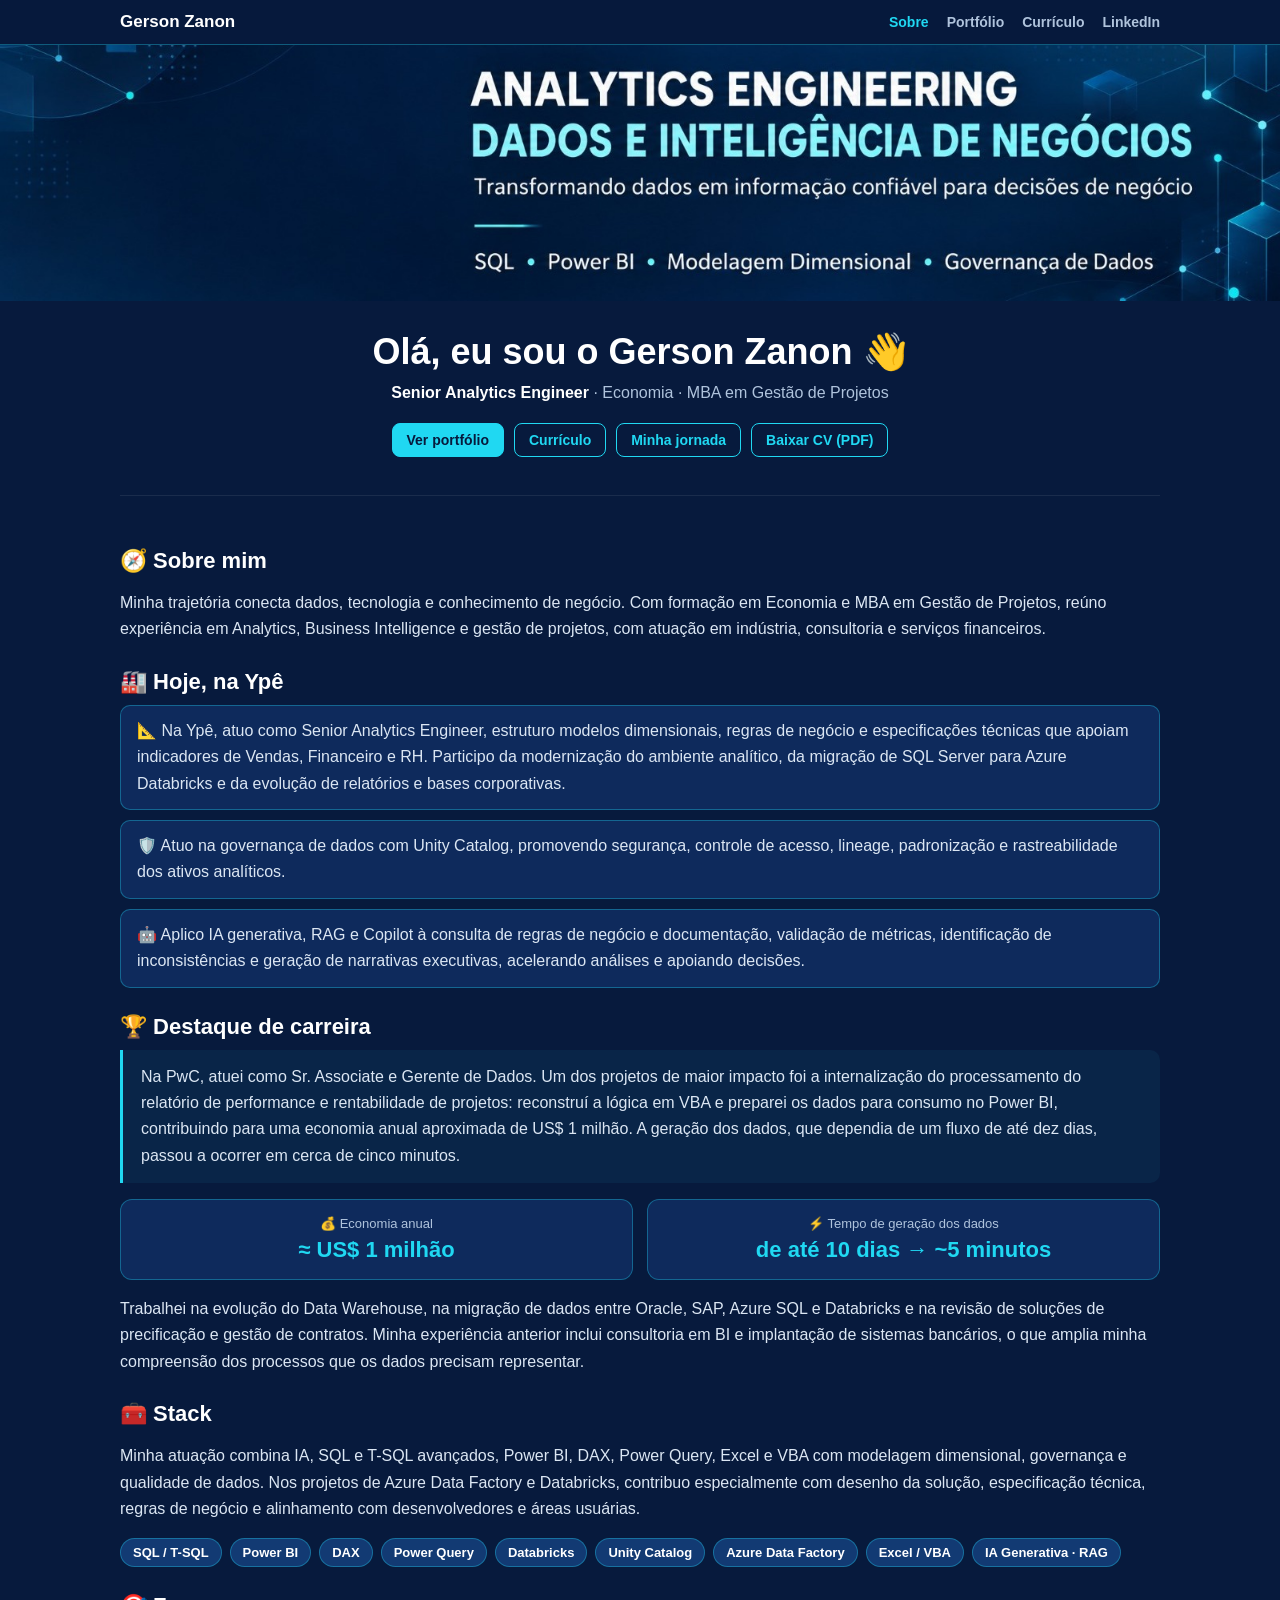
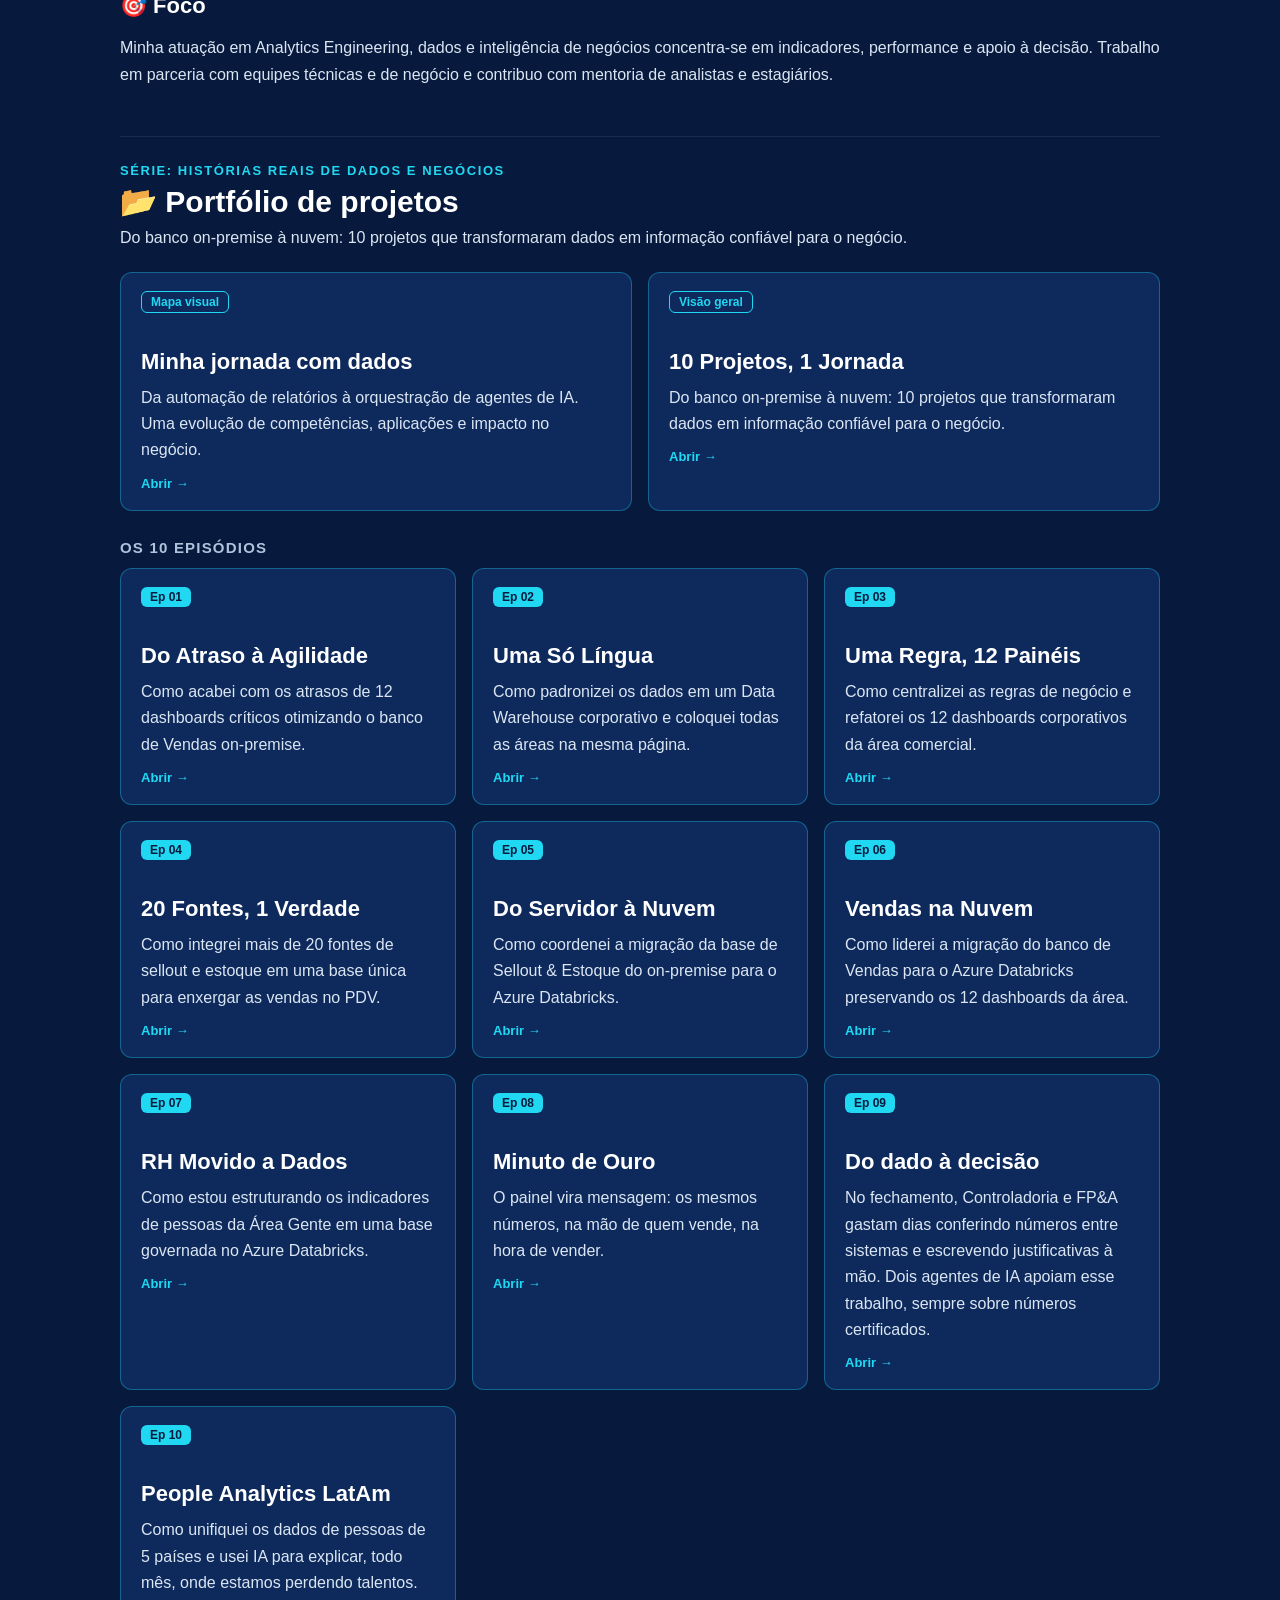
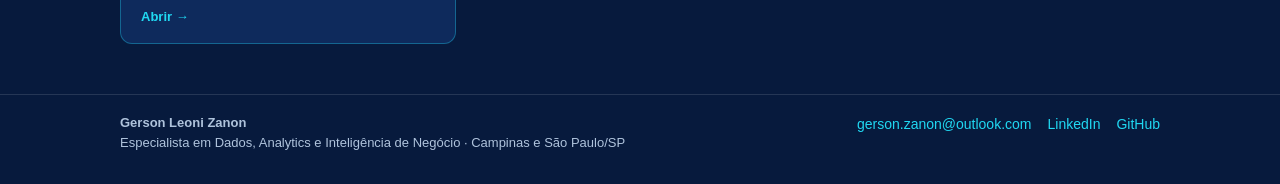
<file: index.html>
<!DOCTYPE html>
<html lang="pt-BR"><head><meta charset="utf-8"><meta name="viewport" content="width=device-width, initial-scale=1">
<title>Gerson Zanon · Dados, Analytics e Inteligência de Negócio</title><meta name="description" content="Apresentação, currículo e portfólio de projetos de Gerson Zanon."><link rel="stylesheet" href="assets/site.css?v=20261121"></head><body><header class="site"><div class="wrap navrow">
  <a class="marca" href="index.html">Gerson Zanon</a>
  <nav>
    <a href="index.html#sobre" class="on">Sobre</a>
    <a href="index.html#portfolio">Portfólio</a>
    <a href="cv.html">Currículo</a>
    <a href="https://www.linkedin.com/in/gersonzanon" target="_blank" rel="noopener">LinkedIn</a>
  </nav>
</div></header>
<img class="banner" src="assets/banner.jpg" alt="Analytics Engineering · Dados e Inteligência de Negócios">
<main class="wrap">
<section class="hero">
  <h1>Olá, eu sou o Gerson Zanon 👋</h1>
  <p class="cargo"><b>Senior Analytics Engineer</b> · Economia · MBA em Gestão de Projetos</p>
  <div class="acoes">
    <a class="btn primary" href="#portfolio">Ver portfólio</a>
    <a class="btn" href="cv.html">Currículo</a>
    <a class="btn" href="viewer.html?p=mapa">Minha jornada</a>
    <a class="btn" href="Gerson_Zanon_CV.pdf" download>Baixar CV (PDF)</a>
  </div>
</section>
<section id="sobre" class="bloco">
  <h2>🧭 Sobre mim</h2><p>Minha trajetória conecta dados, tecnologia e conhecimento de negócio. Com formação em Economia e MBA em Gestão de Projetos, reúno experiência em Analytics, Business Intelligence e gestão de projetos, com atuação em indústria, consultoria e serviços financeiros.</p>

  <h2>🏭 Hoje, na Ypê</h2>
  <ul class="itens"><li>📐 Na Ypê, atuo como Senior Analytics Engineer, estruturo modelos dimensionais, regras de negócio e especificações técnicas que apoiam indicadores de Vendas, Financeiro e RH. Participo da modernização do ambiente analítico, da migração de SQL Server para Azure Databricks e da evolução de relatórios e bases corporativas.</li><li>🛡️ Atuo na governança de dados com Unity Catalog, promovendo segurança, controle de acesso, lineage, padronização e rastreabilidade dos ativos analíticos.</li><li>🤖 Aplico IA generativa, RAG e Copilot à consulta de regras de negócio e documentação, validação de métricas, identificação de inconsistências e geração de narrativas executivas, acelerando análises e apoiando decisões.</li></ul>
  <h2>🏆 Destaque de carreira</h2>
  <blockquote>Na PwC, atuei como Sr. Associate e Gerente de Dados. Um dos projetos de maior impacto foi a internalização do processamento do relatório de performance e rentabilidade de projetos: reconstruí a lógica em VBA e preparei os dados para consumo no Power BI, contribuindo para uma economia anual aproximada de US$ 1 milhão. A geração dos dados, que dependia de um fluxo de até dez dias, passou a ocorrer em cerca de cinco minutos.</blockquote>
  <div class="stats"><div class="stat"><span>💰 Economia anual</span><b>≈ US$ 1 milhão</b></div><div class="stat"><span>⚡ Tempo de geração dos dados</span><b>de até 10 dias → ~5 minutos</b></div></div>
  <p>Trabalhei na evolução do Data Warehouse, na migração de dados entre Oracle, SAP, Azure SQL e Databricks e na revisão de soluções de precificação e gestão de contratos. Minha experiência anterior inclui consultoria em BI e implantação de sistemas bancários, o que amplia minha compreensão dos processos que os dados precisam representar.</p>
  <h2>🧰 Stack</h2>
  <p>Minha atuação combina IA, SQL e T-SQL avançados, Power BI, DAX, Power Query, Excel e VBA com modelagem dimensional, governança e qualidade de dados. Nos projetos de Azure Data Factory e Databricks, contribuo especialmente com desenho da solução, especificação técnica, regras de negócio e alinhamento com desenvolvedores e áreas usuárias.</p>
  <div class="chips"><span>SQL / T-SQL</span><span>Power BI</span><span>DAX</span><span>Power Query</span><span>Databricks</span><span>Unity Catalog</span><span>Azure Data Factory</span><span>Excel / VBA</span><span>IA Generativa · RAG</span></div>
  <h2>🎯 Foco</h2>
  <p>Minha atuação em Analytics Engineering, dados e inteligência de negócios concentra-se em indicadores, performance e apoio à decisão. Trabalho em parceria com equipes técnicas e de negócio e contribuo com mentoria de analistas e estagiários.</p>
</section>
<section id="portfolio" class="bloco">
  <div class="kicker">Série: Histórias Reais de Dados e Negócios</div>
  <h2 class="grande">📂 Portfólio de projetos</h2>
  <p class="lead">Do banco on-premise à nuvem: 10 projetos que transformaram dados em informação confiável para o negócio.</p>
  <div class="destaques" id="destaques"></div>
  <h3 class="secao">Os 10 episódios</h3>
  <div class="grid" id="lista"></div>
</section>
</main>
<footer id="contato"><div class="wrap foot">
  <div><b>Gerson Leoni Zanon</b><br>Especialista em Dados, Analytics e Inteligência de Negócio · Campinas e São Paulo/SP</div>
  <div class="links"><a href="mailto:gerson.zanon@outlook.com">gerson.zanon@outlook.com</a><a href="https://www.linkedin.com/in/gersonzanon" target="_blank" rel="noopener">LinkedIn</a><a href="https://github.com/gersonzanon" target="_blank" rel="noopener">GitHub</a></div>
</div></footer>
<script src="assets/projetos.js?v=20261121"></script>
<script>
(function(){
  function card(p){
    var a=document.createElement('a'); a.className='card'; a.href='viewer.html?p='+encodeURIComponent(p.id);
    var tag=p.ep?'<span class="ep">'+p.ep+'</span>':'<span class="ep alt">'+(p.id==='mapa'?'Mapa visual':'Visão geral')+'</span>';
    a.innerHTML=tag+'<h2></h2><p></p><span class="abrir">Abrir →</span>';
    a.querySelector('h2').textContent=p.titulo; a.querySelector('p').textContent=p.sub; return a;
  }
  var d=document.getElementById('destaques'), l=document.getElementById('lista');
  window.PROJETOS.forEach(function(p){ (p.ep?l:d).appendChild(card(p)); });
})();
</script>
</body></html>
</file>
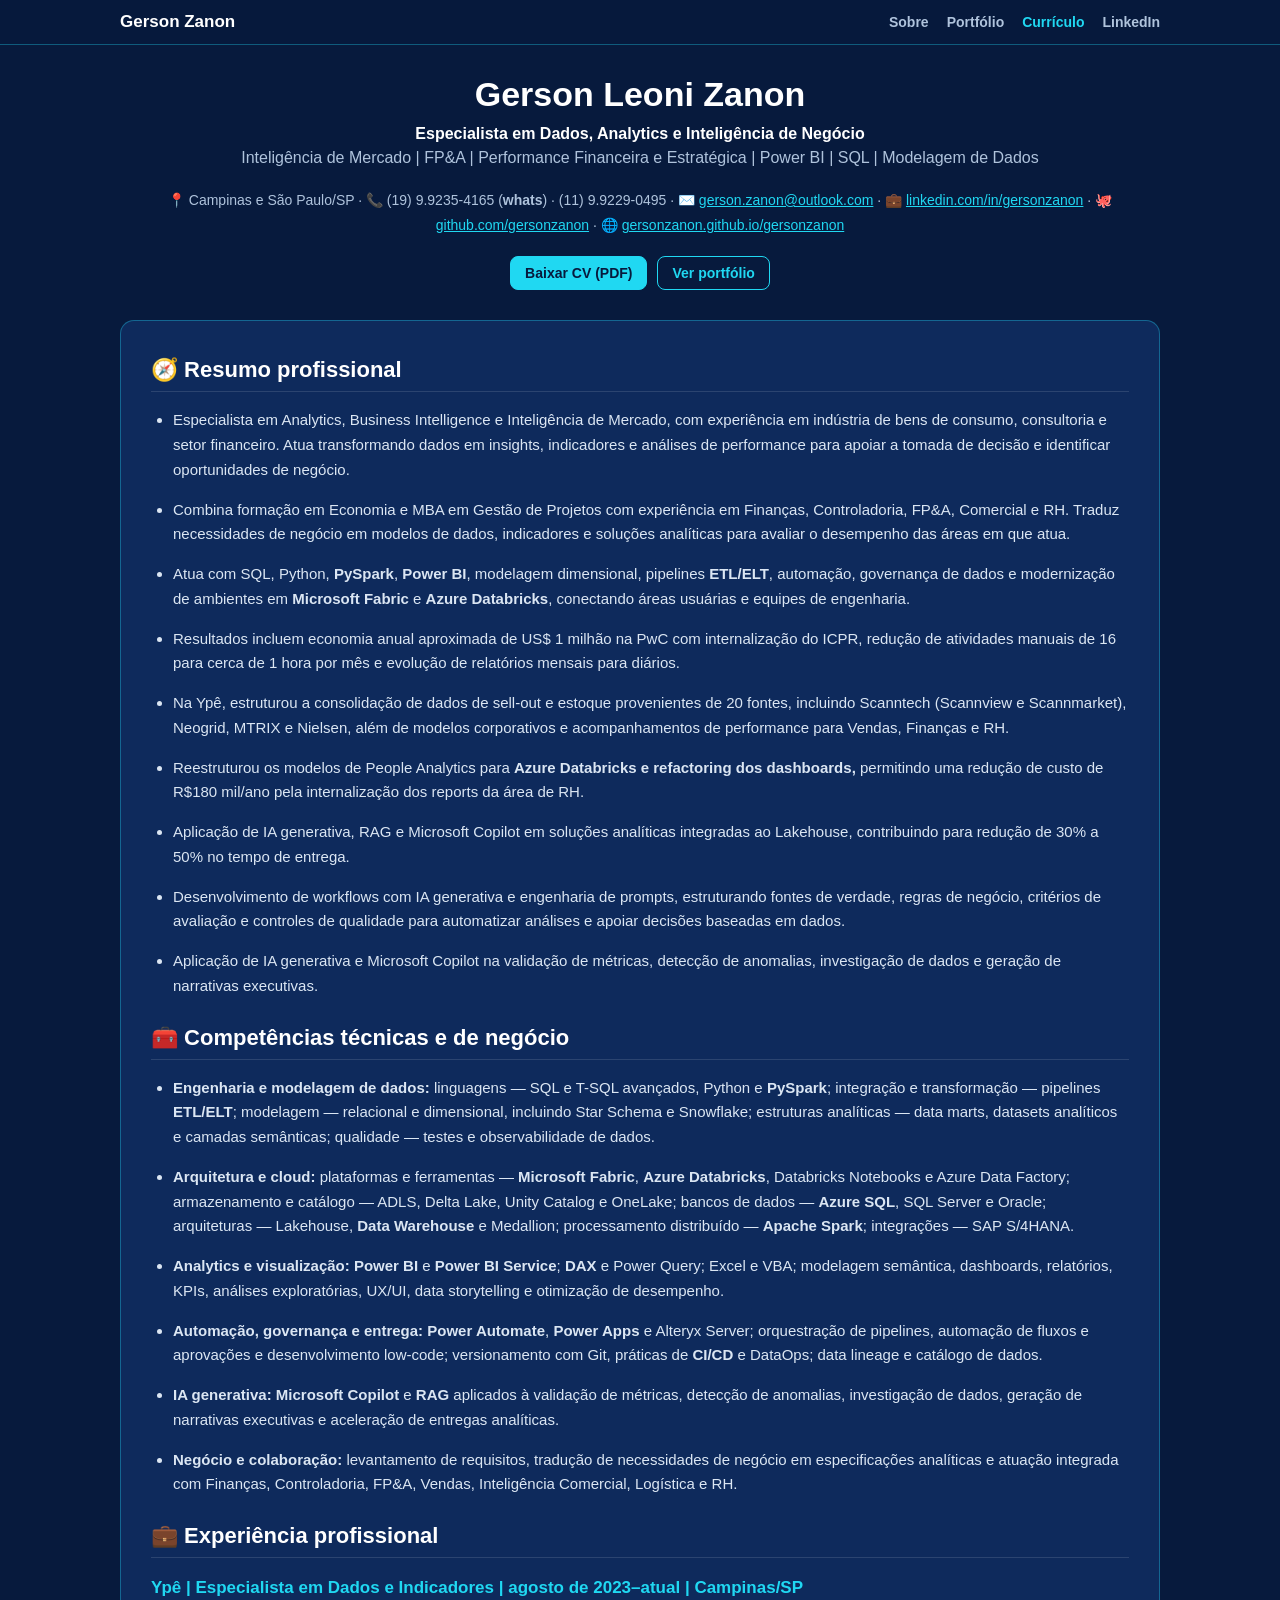
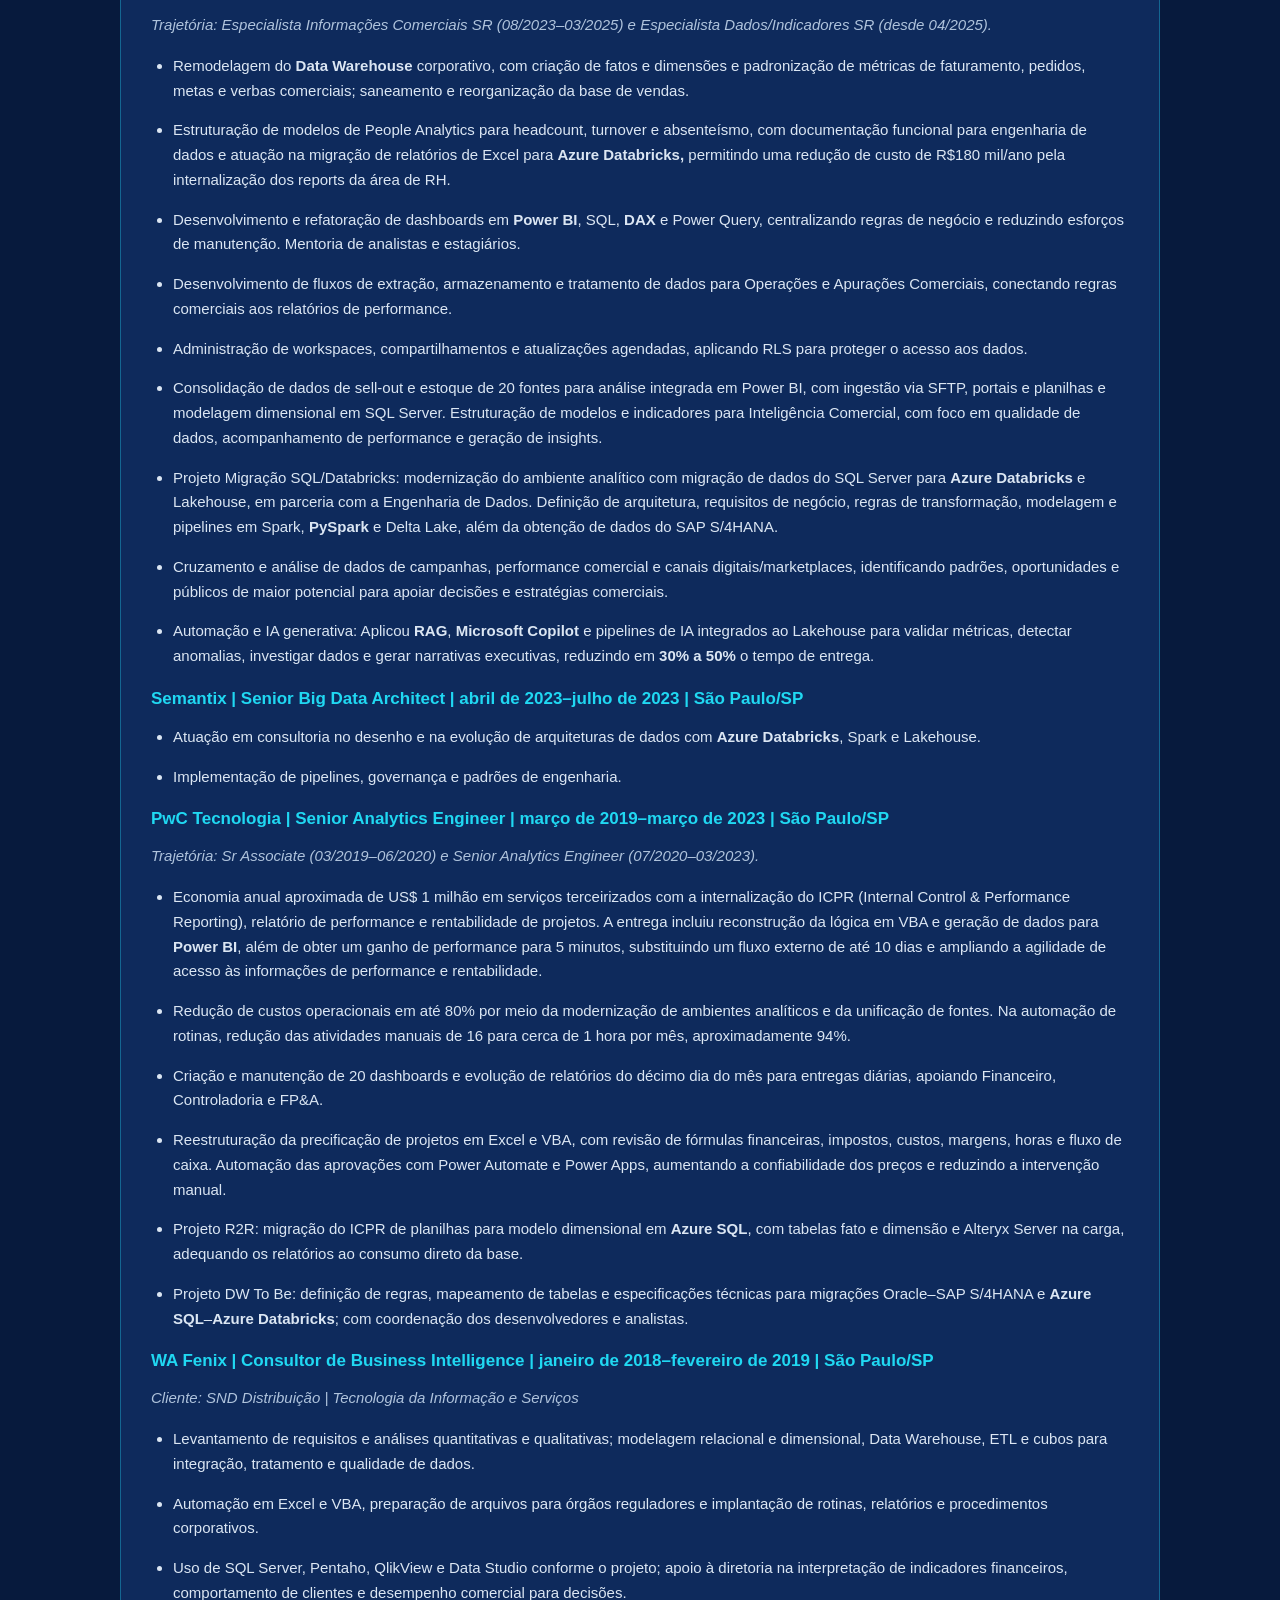
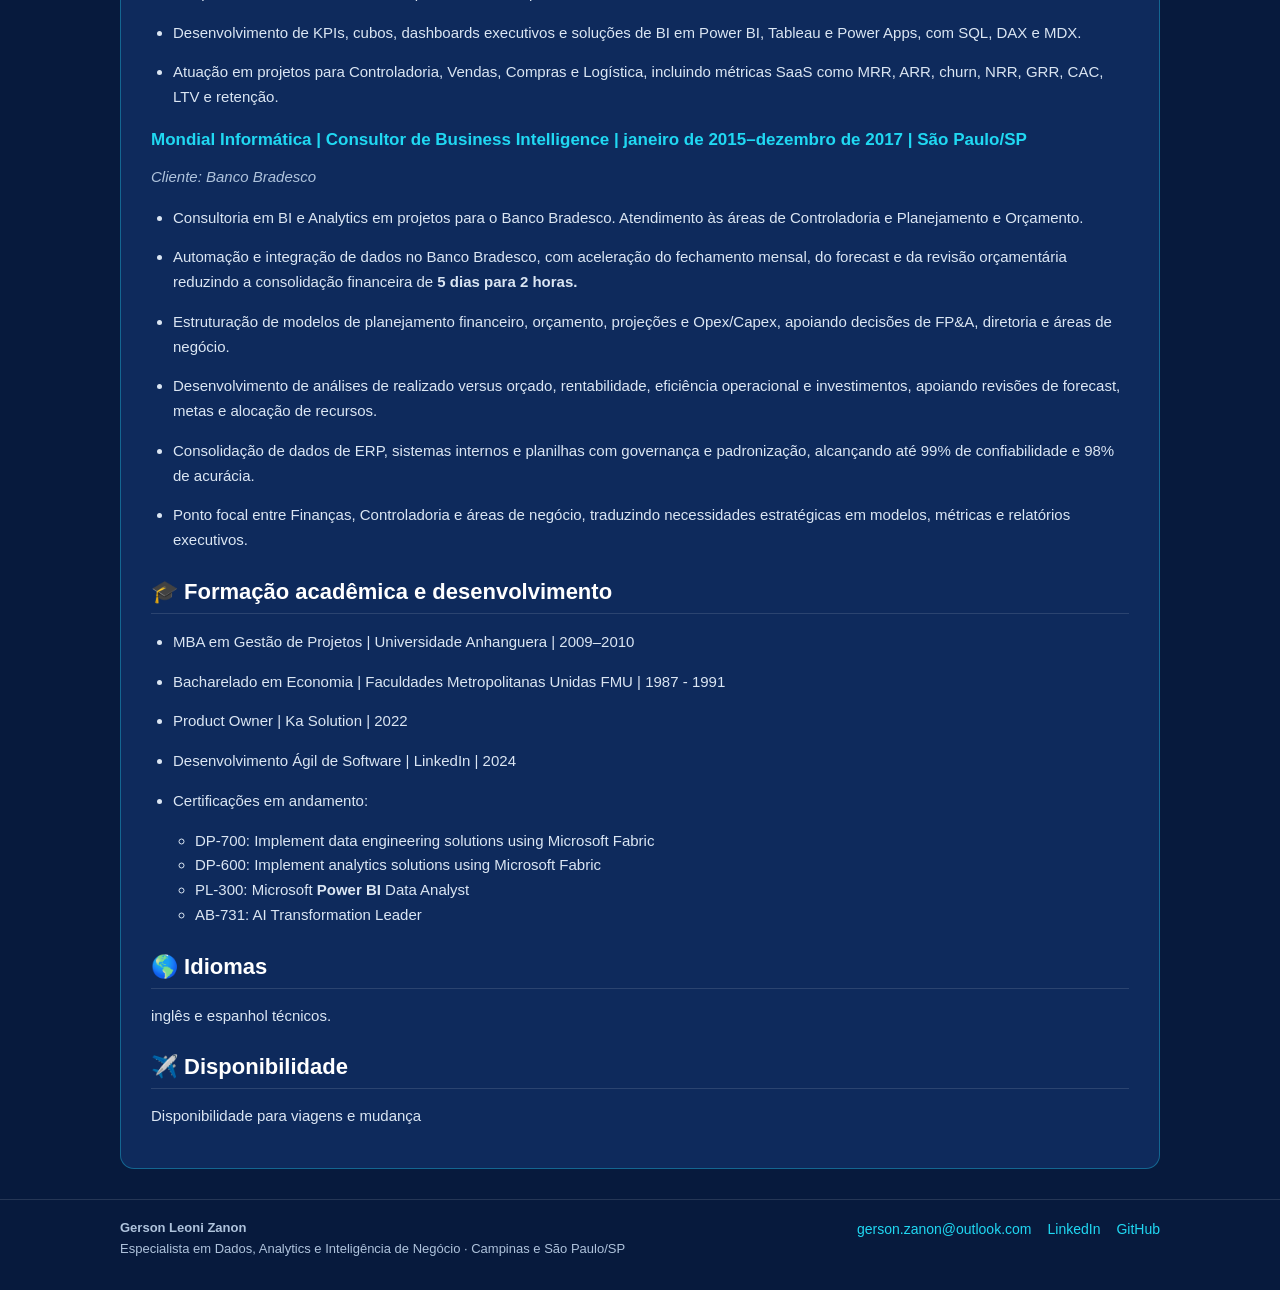
<file: cv.html>
<!DOCTYPE html>
<html lang="pt-BR"><head><meta charset="utf-8"><meta name="viewport" content="width=device-width, initial-scale=1">
<title>Currículo · Gerson Zanon</title><meta name="description" content="Currículo de Gerson Leoni Zanon."><link rel="stylesheet" href="assets/site.css?v=20261121"></head><body><header class="site"><div class="wrap navrow">
  <a class="marca" href="index.html">Gerson Zanon</a>
  <nav>
    <a href="index.html#sobre">Sobre</a>
    <a href="index.html#portfolio">Portfólio</a>
    <a href="cv.html" class="on">Currículo</a>
    <a href="https://www.linkedin.com/in/gersonzanon" target="_blank" rel="noopener">LinkedIn</a>
  </nav>
</div></header>
<main class="wrap cv">
<section class="cvtopo">
  <h1>Gerson Leoni Zanon</h1>
  <p class="cargo"><b>Especialista em Dados, Analytics e Inteligência de Negócio</b><br>Inteligência de Mercado | FP&amp;A | Performance Financeira e Estratégica | Power BI | SQL | Modelagem de Dados</p>
  <p class="contatos">📍 Campinas e São Paulo/SP · 📞 (19) 9.9235-4165 (<b>whats</b>) · (11) 9.9229-0495 · ✉️ <a href="mailto:gerson.zanon@outlook.com">gerson.zanon@outlook.com</a> · 💼 <a href="https://www.linkedin.com/in/gersonzanon" target="_blank" rel="noopener">linkedin.com/in/gersonzanon</a> · 🐙 <a href="https://github.com/gersonzanon" target="_blank" rel="noopener">github.com/gersonzanon</a> · 🌐 <a href="https://gersonzanon.github.io/gersonzanon/">gersonzanon.github.io/gersonzanon</a></p>
  <div class="acoes"><a class="btn primary" href="Gerson_Zanon_CV.pdf" download>Baixar CV (PDF)</a><a class="btn" href="index.html#portfolio">Ver portfólio</a></div>
</section>
<article class="cvtexto"><h2 id="-resumo-profissional">🧭 Resumo profissional</h2>
<ul>
<li><p>Especialista em Analytics, Business Intelligence e Inteligência de Mercado, com experiência em indústria de bens de consumo, consultoria e setor financeiro. Atua transformando dados em insights, indicadores e análises de performance para apoiar a tomada de decisão e identificar oportunidades de negócio.</p></li>
<li><p>Combina formação em Economia e MBA em Gestão de Projetos com experiência em Finanças, Controladoria, FP&amp;A, Comercial e RH. Traduz necessidades de negócio em modelos de dados, indicadores e soluções analíticas para avaliar o desempenho das áreas em que atua.</p></li>
<li><p>Atua com SQL, Python, <strong>PySpark</strong>, <strong>Power BI</strong>, modelagem dimensional, pipelines <strong>ETL/ELT</strong>, automação, governança de dados e modernização de ambientes em <strong>Microsoft Fabric</strong> e <strong>Azure Databricks</strong>, conectando áreas usuárias e equipes de engenharia.</p></li>
<li><p>Resultados incluem economia anual aproximada de US$ 1 milhão na PwC com internalização do ICPR, redução de atividades manuais de 16 para cerca de 1 hora por mês e evolução de relatórios mensais para diários.</p></li>
<li><p>Na Ypê, estruturou a consolidação de dados de sell-out e estoque provenientes de 20 fontes, incluindo Scanntech (Scannview e Scannmarket), Neogrid, MTRIX e Nielsen, além de modelos corporativos e acompanhamentos de performance para Vendas, Finanças e RH.</p></li>
<li><p>Reestruturou os modelos de People Analytics para <strong>Azure Databricks e refactoring dos dashboards,</strong> permitindo uma redução de custo de R$180 mil/ano pela internalização dos reports da área de RH.</p></li>
<li><p>Aplicação de IA generativa, RAG e Microsoft Copilot em soluções analíticas integradas ao Lakehouse, contribuindo para redução de 30% a 50% no tempo de entrega.</p></li>
<li><p>Desenvolvimento de workflows com IA generativa e engenharia de prompts, estruturando fontes de verdade, regras de negócio, critérios de avaliação e controles de qualidade para automatizar análises e apoiar decisões baseadas em dados.</p></li>
<li><p>Aplicação de IA generativa e Microsoft Copilot na validação de métricas, detecção de anomalias, investigação de dados e geração de narrativas executivas.</p></li>
</ul>
<h2 id="-competências-técnicas-e-de-negócio">🧰 Competências técnicas e de negócio</h2>
<ul>
<li><p><strong>Engenharia e modelagem de dados:</strong> linguagens — SQL e T-SQL avançados, Python e <strong>PySpark</strong>; integração e transformação — pipelines <strong>ETL/ELT</strong>; modelagem — relacional e dimensional, incluindo Star Schema e Snowflake; estruturas analíticas — data marts, datasets analíticos e camadas semânticas; qualidade — testes e observabilidade de dados.</p></li>
<li><p><strong>Arquitetura e cloud:</strong> plataformas e ferramentas — <strong>Microsoft Fabric</strong>, <strong>Azure Databricks</strong>, Databricks Notebooks e Azure Data Factory; armazenamento e catálogo — ADLS, Delta Lake, Unity Catalog e OneLake; bancos de dados — <strong>Azure SQL</strong>, SQL Server e Oracle; arquiteturas — Lakehouse, <strong>Data Warehouse</strong> e Medallion; processamento distribuído — <strong>Apache Spark</strong>; integrações — SAP S/4HANA.</p></li>
<li><p><strong>Analytics e visualização:</strong> <strong>Power BI</strong> e <strong>Power BI Service</strong>; <strong>DAX</strong> e Power Query; Excel e VBA; modelagem semântica, dashboards, relatórios, KPIs, análises exploratórias, UX/UI, data storytelling e otimização de desempenho.</p></li>
<li><p><strong>Automação, governança e entrega:</strong> <strong>Power Automate</strong>, <strong>Power Apps</strong> e Alteryx Server; orquestração de pipelines, automação de fluxos e aprovações e desenvolvimento low-code; versionamento com Git, práticas de <strong>CI/CD</strong> e DataOps; data lineage e catálogo de dados.</p></li>
<li><p><strong>IA generativa:</strong> <strong>Microsoft Copilot</strong> e <strong>RAG</strong> aplicados à validação de métricas, detecção de anomalias, investigação de dados, geração de narrativas executivas e aceleração de entregas analíticas.</p></li>
<li><p><strong>Negócio e colaboração:</strong> levantamento de requisitos, tradução de necessidades de negócio em especificações analíticas e atuação integrada com Finanças, Controladoria, FP&amp;A, Vendas, Inteligência Comercial, Logística e RH.</p></li>
</ul>
<h2 id="-experiência-profissional">💼 Experiência profissional</h2>
<h3 id="ypê--especialista-em-dados-e-indicadores--agosto-de-2023atual--campinassp">Ypê | Especialista em Dados e Indicadores | agosto de 2023–atual | Campinas/SP</h3>
<p><em>Trajetória: Especialista Informações Comerciais SR (08/2023–03/2025) e Especialista Dados/Indicadores SR (desde 04/2025).</em></p>
<ul>
<li><p>Remodelagem do <strong>Data Warehouse</strong> corporativo, com criação de fatos e dimensões e padronização de métricas de faturamento, pedidos, metas e verbas comerciais; saneamento e reorganização da base de vendas.</p></li>
<li><p>Estruturação de modelos de People Analytics para headcount, turnover e absenteísmo, com documentação funcional para engenharia de dados e atuação na migração de relatórios de Excel para <strong>Azure Databricks,</strong> permitindo uma redução de custo de R$180 mil/ano pela internalização dos reports da área de RH.</p></li>
<li><p>Desenvolvimento e refatoração de dashboards em <strong>Power BI</strong>, SQL, <strong>DAX</strong> e Power Query, centralizando regras de negócio e reduzindo esforços de manutenção. Mentoria de analistas e estagiários.</p></li>
<li><p>Desenvolvimento de fluxos de extração, armazenamento e tratamento de dados para Operações e Apurações Comerciais, conectando regras comerciais aos relatórios de performance.</p></li>
<li><p>Administração de workspaces, compartilhamentos e atualizações agendadas, aplicando RLS para proteger o acesso aos dados.</p></li>
<li><p>Consolidação de dados de sell-out e estoque de 20 fontes para análise integrada em Power BI, com ingestão via SFTP, portais e planilhas e modelagem dimensional em SQL Server. Estruturação de modelos e indicadores para Inteligência Comercial, com foco em qualidade de dados, acompanhamento de performance e geração de insights.</p></li>
<li><p>Projeto Migração SQL/Databricks: modernização do ambiente analítico com migração de dados do SQL Server para <strong>Azure Databricks</strong> e Lakehouse, em parceria com a Engenharia de Dados. Definição de arquitetura, requisitos de negócio, regras de transformação, modelagem e pipelines em Spark, <strong>PySpark</strong> e Delta Lake, além da obtenção de dados do SAP S/4HANA.</p></li>
<li><p>Cruzamento e análise de dados de campanhas, performance comercial e canais digitais/marketplaces, identificando padrões, oportunidades e públicos de maior potencial para apoiar decisões e estratégias comerciais.</p></li>
<li><p>Automação e IA generativa: Aplicou <strong>RAG</strong>, <strong>Microsoft Copilot</strong> e pipelines de IA integrados ao Lakehouse para validar métricas, detectar anomalias, investigar dados e gerar narrativas executivas, reduzindo em <strong>30% a 50%</strong> o tempo de entrega.</p></li>
</ul>
<h3 id="semantix--senior-big-data-architect--abril-de-2023julho-de-2023--são-paulosp">Semantix | Senior Big Data Architect | abril de 2023–julho de 2023 | São Paulo/SP</h3>
<ul>
<li><p>Atuação em consultoria no desenho e na evolução de arquiteturas de dados com <strong>Azure Databricks</strong>, Spark e Lakehouse.</p></li>
<li><p>Implementação de pipelines, governança e padrões de engenharia.</p></li>
</ul>
<h3 id="pwc-tecnologia--senior-analytics-engineer--março-de-2019março-de-2023--são-paulosp">PwC Tecnologia | Senior Analytics Engineer | março de 2019–março de 2023 | São Paulo/SP</h3>
<p><em>Trajetória: Sr Associate (03/2019–06/2020) e Senior Analytics Engineer (07/2020–03/2023).</em></p>
<ul>
<li><p>Economia anual aproximada de US$ 1 milhão em serviços terceirizados com a internalização do ICPR (Internal Control &amp; Performance Reporting), relatório de performance e rentabilidade de projetos. A entrega incluiu reconstrução da lógica em VBA e geração de dados para <strong>Power BI</strong>, além de obter um ganho de performance para 5 minutos, substituindo um fluxo externo de até 10 dias e ampliando a agilidade de acesso às informações de performance e rentabilidade.</p></li>
<li><p>Redução de custos operacionais em até 80% por meio da modernização de ambientes analíticos e da unificação de fontes. Na automação de rotinas, redução das atividades manuais de 16 para cerca de 1 hora por mês, aproximadamente 94%.</p></li>
<li><p>Criação e manutenção de 20 dashboards e evolução de relatórios do décimo dia do mês para entregas diárias, apoiando Financeiro, Controladoria e FP&amp;A.</p></li>
<li><p>Reestruturação da precificação de projetos em Excel e VBA, com revisão de fórmulas financeiras, impostos, custos, margens, horas e fluxo de caixa. Automação das aprovações com Power Automate e Power Apps, aumentando a confiabilidade dos preços e reduzindo a intervenção manual.</p></li>
<li><p>Projeto R2R: migração do ICPR de planilhas para modelo dimensional em <strong>Azure SQL</strong>, com tabelas fato e dimensão e Alteryx Server na carga, adequando os relatórios ao consumo direto da base.</p></li>
<li><p>Projeto DW To Be: definição de regras, mapeamento de tabelas e especificações técnicas para migrações Oracle–SAP S/4HANA e <strong>Azure SQL</strong>–<strong>Azure Databricks</strong>; com coordenação dos desenvolvedores e analistas.</p></li>
</ul>
<h3 id="wa-fenix--consultor-de-business-intelligence--janeiro-de-2018fevereiro-de-2019--são-paulosp">WA Fenix | Consultor de Business Intelligence | janeiro de 2018–fevereiro de 2019 | São Paulo/SP</h3>
<p><em>Cliente: SND Distribuição | Tecnologia da Informação e Serviços</em></p>
<ul>
<li><p>Levantamento de requisitos e análises quantitativas e qualitativas; modelagem relacional e dimensional, Data Warehouse, ETL e cubos para integração, tratamento e qualidade de dados.</p></li>
<li><p>Automação em Excel e VBA, preparação de arquivos para órgãos reguladores e implantação de rotinas, relatórios e procedimentos corporativos.</p></li>
<li><p>Uso de SQL Server, Pentaho, QlikView e Data Studio conforme o projeto; apoio à diretoria na interpretação de indicadores financeiros, comportamento de clientes e desempenho comercial para decisões.</p></li>
<li><p>Desenvolvimento de KPIs, cubos, dashboards executivos e soluções de BI em Power BI, Tableau e Power Apps, com SQL, DAX e MDX.</p></li>
<li><p>Atuação em projetos para Controladoria, Vendas, Compras e Logística, incluindo métricas SaaS como MRR, ARR, churn, NRR, GRR, CAC, LTV e retenção.</p></li>
</ul>
<h3 id="mondial-informática--consultor-de-business-intelligence--janeiro-de-2015dezembro-de-2017--são-paulosp">Mondial Informática | Consultor de Business Intelligence | janeiro de 2015–dezembro de 2017 | São Paulo/SP</h3>
<p><em>Cliente: Banco Bradesco</em></p>
<ul>
<li><p>Consultoria em BI e Analytics em projetos para o Banco Bradesco. Atendimento às áreas de Controladoria e Planejamento e Orçamento.</p></li>
<li><p>Automação e integração de dados no Banco Bradesco, com aceleração do fechamento mensal, do forecast e da revisão orçamentária reduzindo a consolidação financeira de <strong>5 dias para 2 horas.</strong></p></li>
<li><p>Estruturação de modelos de planejamento financeiro, orçamento, projeções e Opex/Capex, apoiando decisões de FP&amp;A, diretoria e áreas de negócio.</p></li>
<li><p>Desenvolvimento de análises de realizado versus orçado, rentabilidade, eficiência operacional e investimentos, apoiando revisões de forecast, metas e alocação de recursos.</p></li>
<li><p>Consolidação de dados de ERP, sistemas internos e planilhas com governança e padronização, alcançando até 99% de confiabilidade e 98% de acurácia.</p></li>
<li><p>Ponto focal entre Finanças, Controladoria e áreas de negócio, traduzindo necessidades estratégicas em modelos, métricas e relatórios executivos.</p></li>
</ul>
<h2 id="-formação-acadêmica-e-desenvolvimento">🎓 Formação acadêmica e desenvolvimento</h2>
<ul>
<li><p>MBA em Gestão de Projetos | Universidade Anhanguera | 2009–2010</p></li>
<li><p>Bacharelado em Economia | Faculdades Metropolitanas Unidas FMU | 1987 - 1991</p></li>
<li><p>Product Owner | Ka Solution | 2022</p></li>
<li><p>Desenvolvimento Ágil de Software | LinkedIn | 2024</p></li>
<li><p>Certificações em andamento:</p>
<ul>
<li>DP-700: Implement data engineering solutions using Microsoft Fabric</li>
<li>DP-600: Implement analytics solutions using Microsoft Fabric</li>
<li>PL-300: Microsoft <strong>Power BI</strong> Data Analyst</li>
<li>AB-731: AI Transformation Leader</li>
</ul></li>
</ul>
<h2 id="-idiomas">🌎 Idiomas</h2>
<p>inglês e espanhol técnicos.</p>
<h2 id="️-disponibilidade">✈️ Disponibilidade</h2>
<p>Disponibilidade para viagens e mudança</p>
</article>
</main>
<footer id="contato"><div class="wrap foot">
  <div><b>Gerson Leoni Zanon</b><br>Especialista em Dados, Analytics e Inteligência de Negócio · Campinas e São Paulo/SP</div>
  <div class="links"><a href="mailto:gerson.zanon@outlook.com">gerson.zanon@outlook.com</a><a href="https://www.linkedin.com/in/gersonzanon" target="_blank" rel="noopener">LinkedIn</a><a href="https://github.com/gersonzanon" target="_blank" rel="noopener">GitHub</a></div>
</div></footer></body></html>
</file>
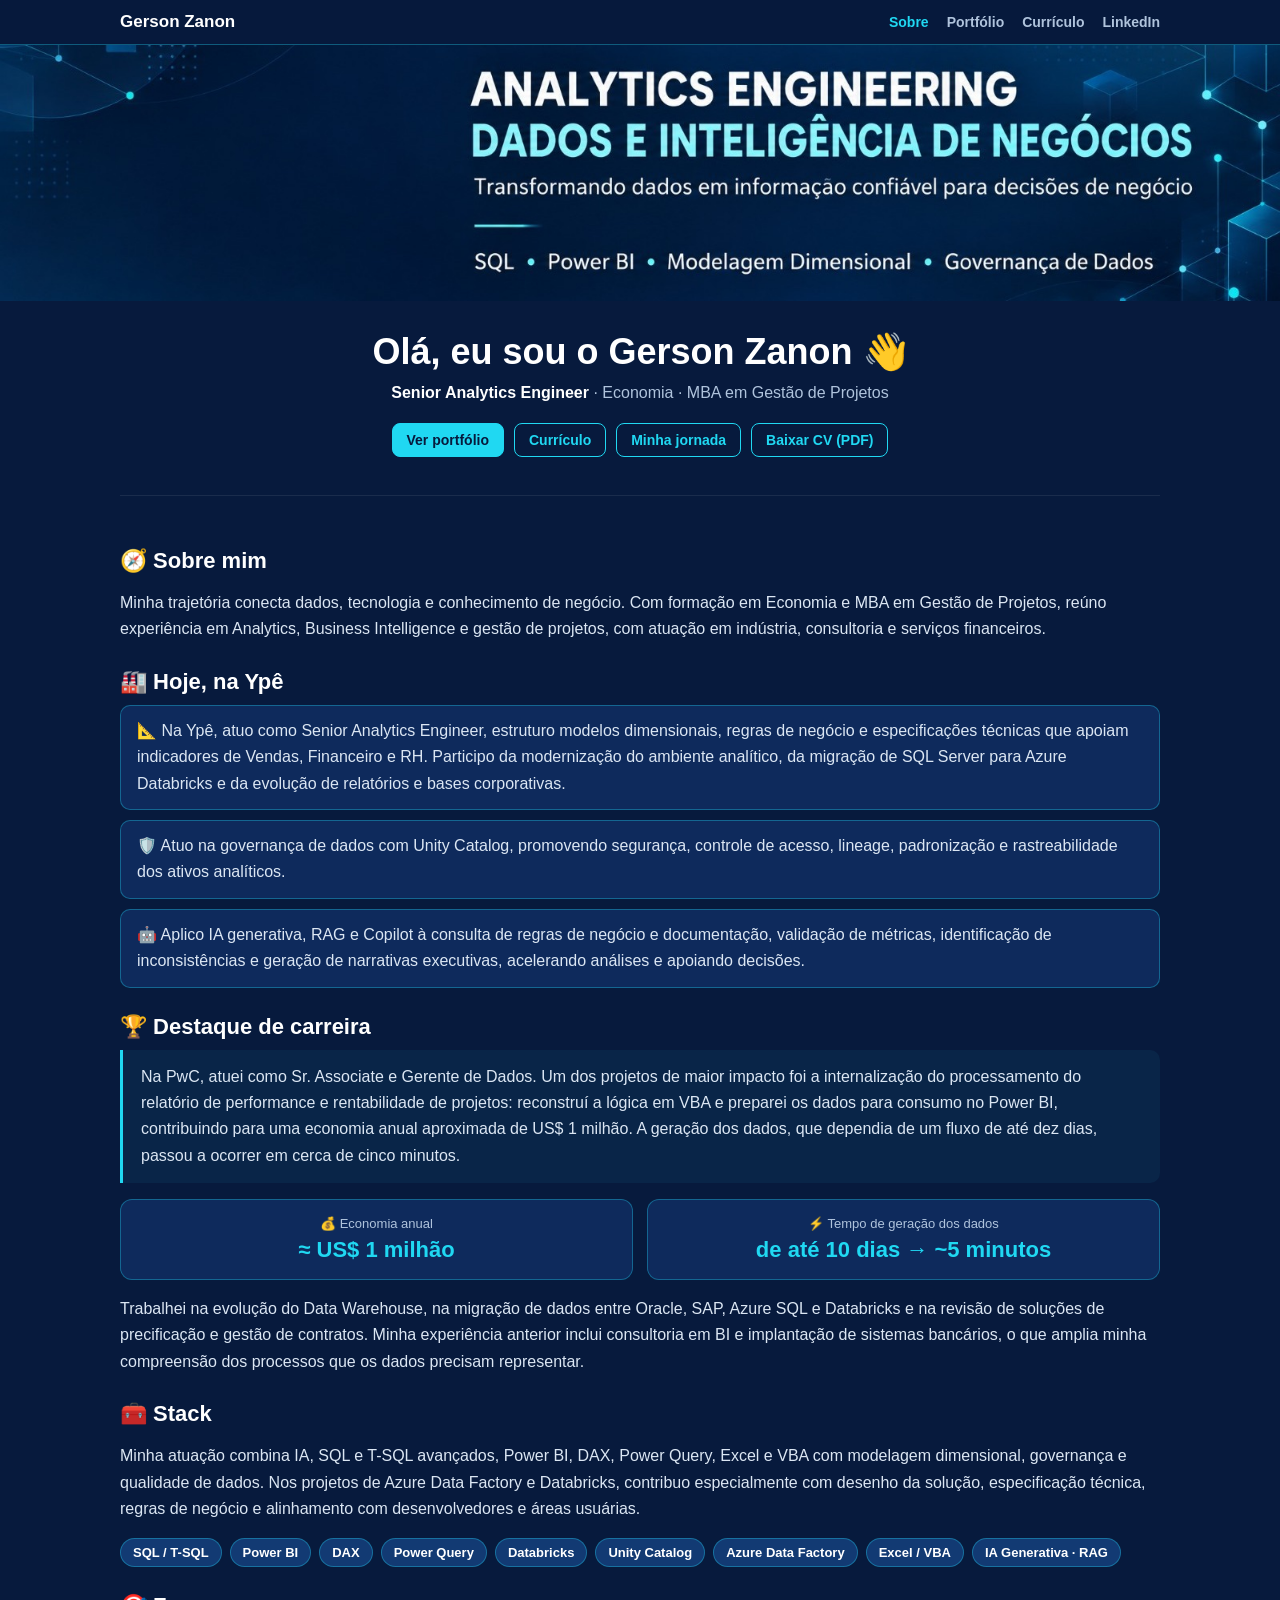
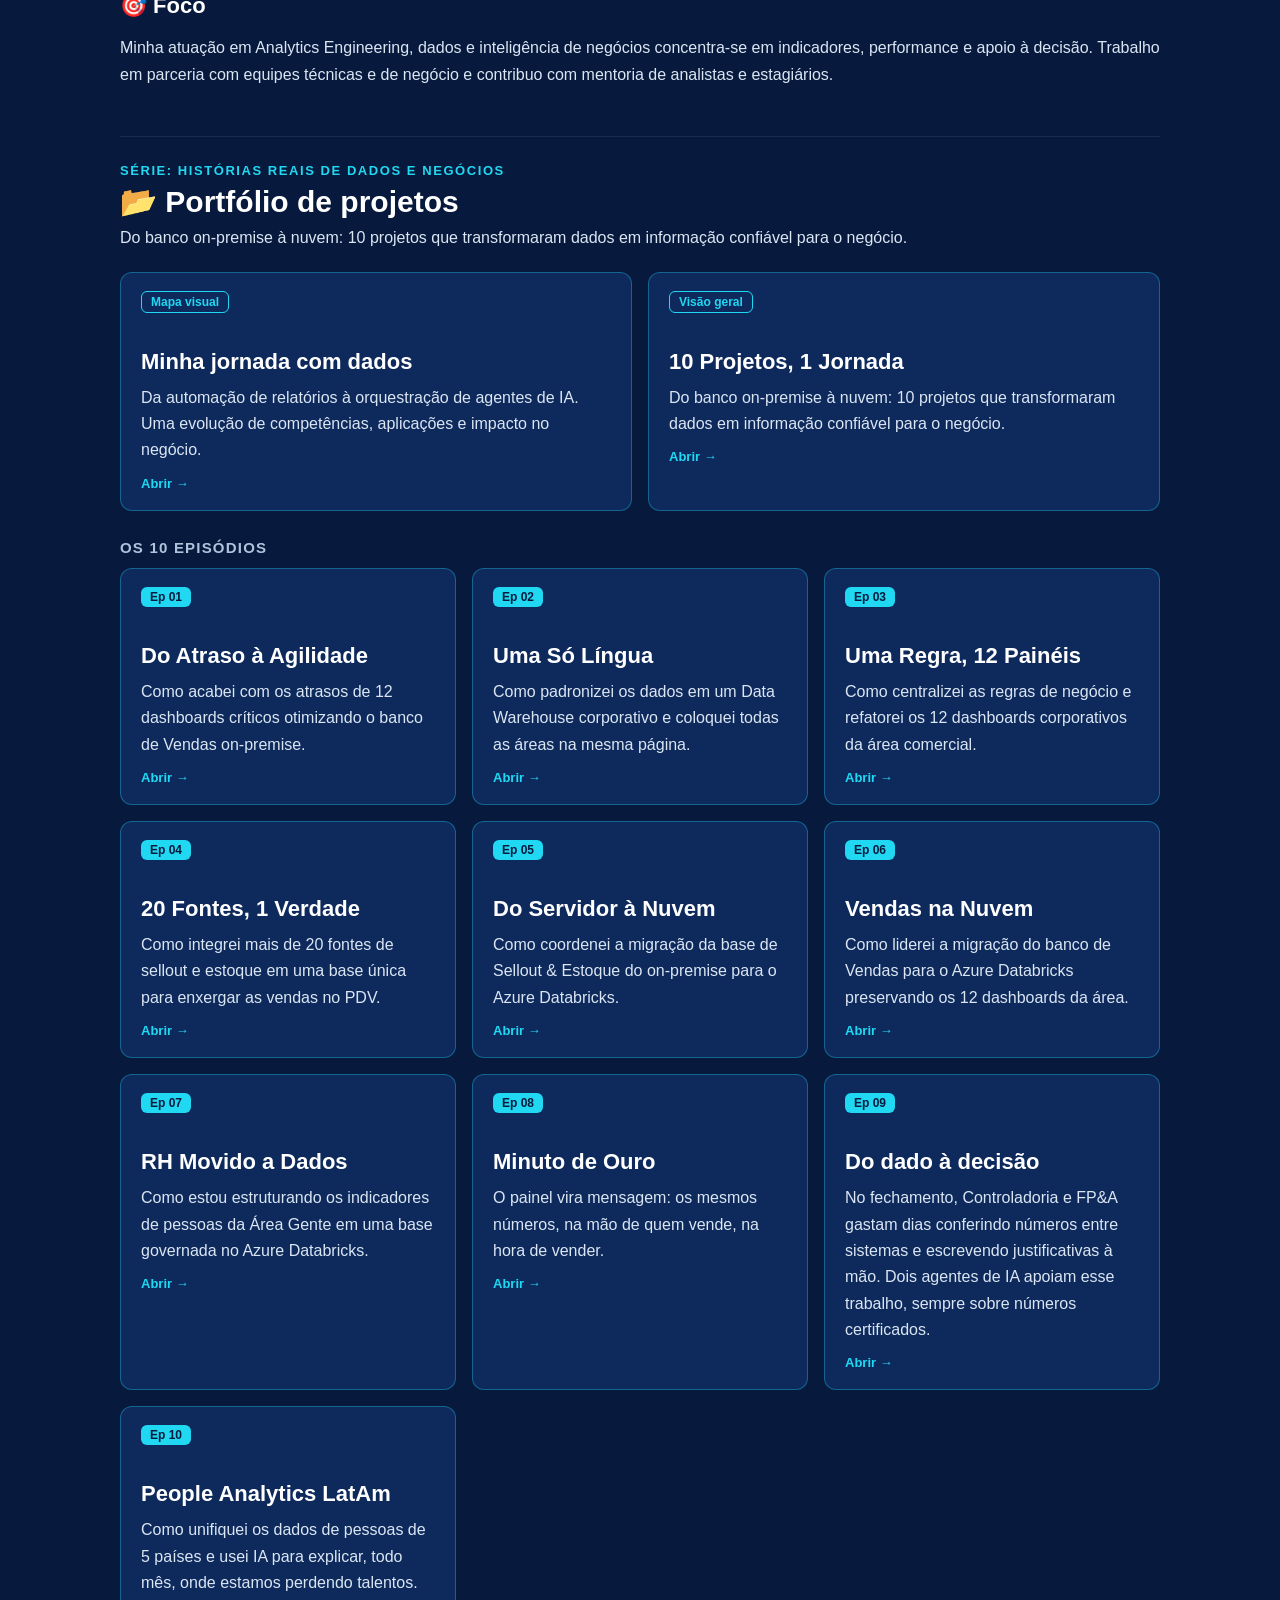
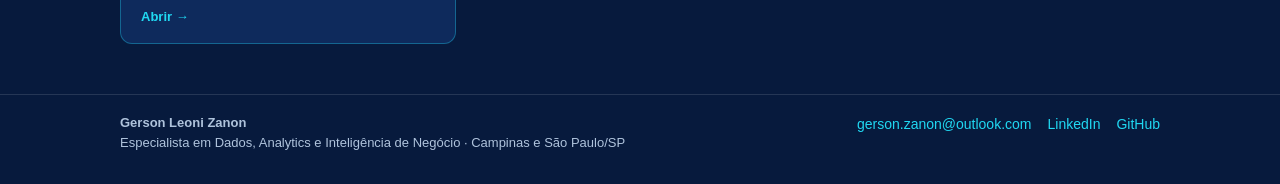
<file: viewer.html>
<!DOCTYPE html>
<html lang="pt-BR">
<head>
<meta charset="utf-8">
<meta name="viewport" content="width=device-width, initial-scale=1">
<title>Projeto · Gerson Zanon</title>
<link rel="stylesheet" href="assets/site.css?v=20261121">
</head>
<body>
<div class="bar"><div class="wrap">
  <a class="btn" href="index.html#portfolio">← Voltar</a>
  <div class="titulo"><b id="t">Carregando…</b><span id="s"></span></div>
</div></div>
<main class="wrap">
  <div class="paginas" id="paginas"><div class="status" id="status">Carregando o PDF…</div></div>
  <nav class="nav-eps" id="nav"></nav>
</main>
<script src="assets/projetos.js?v=20261121"></script>
<script type="module">
import * as pdfjsLib from './assets/pdfjs/pdf.min.mjs';
pdfjsLib.GlobalWorkerOptions.workerSrc = './assets/pdfjs/pdf.worker.min.mjs';
const P = window.PROJETOS;
const id = ({levo:'mapa'})[new URLSearchParams(location.search).get('p')] || new URLSearchParams(location.search).get('p');
const i = P.findIndex(x => x.id === id);
const st = document.getElementById('status');
if (i < 0) { location.replace('index.html#portfolio'); }
else {
  const p = P[i];
  const url = p.pdf.split('/').map(encodeURIComponent).join('/');
  document.title = (p.ep ? p.ep + ' · ' : '') + p.titulo + ' · Gerson Zanon';
  document.getElementById('t').textContent = (p.ep ? p.ep + ' · ' : '') + p.titulo;
  document.getElementById('s').textContent = p.sub;
  const nav = document.getElementById('nav');
  const link = (q, txt) => { const a = document.createElement('a'); a.className = 'btn'; a.href = 'viewer.html?p=' + encodeURIComponent(q.id); a.textContent = txt; return a; };
  nav.appendChild(i > 0 ? link(P[i-1], '← ' + (P[i-1].ep || P[i-1].titulo)) : document.createElement('span'));
  const back = document.createElement('a'); back.className = 'btn'; back.href = 'index.html#portfolio'; back.textContent = 'Voltar à lista'; nav.appendChild(back);
  nav.appendChild(i < P.length-1 ? link(P[i+1], (P[i+1].ep || P[i+1].titulo) + ' →') : document.createElement('span'));
  try {
    const pdf = await pdfjsLib.getDocument({ url }).promise;
    st.remove();
    const box = document.getElementById('paginas');
    const dpr = Math.min(window.devicePixelRatio || 1, 2);
    for (let n = 1; n <= pdf.numPages; n++) {
      const page = await pdf.getPage(n);
      const w = Math.min(box.clientWidth, 1040);
      const v1 = page.getViewport({ scale: 1 });
      const vp = page.getViewport({ scale: (w / v1.width) * dpr });
      const c = document.createElement('canvas'); c.width = vp.width; c.height = vp.height;
      c.setAttribute('aria-label', 'Página ' + n + ' de ' + pdf.numPages);
      box.appendChild(c);
      await page.render({ canvasContext: c.getContext('2d'), viewport: vp }).promise;
    }
  } catch (e) { console.error('PDFERR', e && (e.name+': '+e.message));
    st.innerHTML = 'Não foi possível mostrar o PDF aqui. <a href="' + url + '" style="color:#20D8F2">Abrir o PDF</a>';
  }
}
</script>
</body>
</html>
</file>
<file: assets/site.css>
:root{--navy:#071A3D;--card:#0E2A5C;--card2:#123a73;--cyan:#20D8F2;--muted:#AFC3DC;--white:#fff;--line:rgba(32,216,242,.35)}
*{box-sizing:border-box}
html,body{margin:0;background:var(--navy);color:var(--white);font-family:"Segoe UI",Arial,Helvetica,sans-serif}
a{color:inherit}
.wrap{max-width:1080px;margin:0 auto;padding:0 20px}
.banner{display:block;width:100%;height:auto}
header.top{padding:28px 0 8px}
.kicker{color:var(--cyan);font-weight:700;letter-spacing:.12em;font-size:13px;text-transform:uppercase}
h1{font-size:34px;margin:6px 0 6px}
.lead{color:var(--muted);font-size:16px;margin:0 0 20px;line-height:1.5}
.links{display:flex;gap:16px;flex-wrap:wrap;font-size:14px;margin-bottom:8px}
.links a{color:var(--cyan);text-decoration:none}
.links a:hover{text-decoration:underline}
.destaques{display:grid;grid-template-columns:repeat(auto-fit,minmax(280px,1fr));gap:16px;margin:18px 0 28px}
.grid{display:grid;grid-template-columns:repeat(auto-fit,minmax(300px,1fr));gap:16px;margin-bottom:40px}
.card{display:block;text-decoration:none;background:var(--card);border:1px solid var(--line);border-radius:12px;padding:18px 20px;transition:transform .12s,background .12s,border-color .12s}
.card:hover,.card:focus-visible{background:var(--card2);border-color:var(--cyan);transform:translateY(-2px);outline:none}
.card .ep{display:inline-block;background:var(--cyan);color:var(--navy);font-weight:700;font-size:12px;border-radius:6px;padding:3px 9px;margin-bottom:10px}
.card .ep.alt{background:transparent;color:var(--cyan);border:1px solid var(--cyan)}
.card h2{font-size:19px;margin:0 0 6px}
.card p{color:var(--muted);font-size:14px;line-height:1.5;margin:0}
.card .abrir{display:inline-block;margin-top:12px;color:var(--cyan);font-size:13px;font-weight:600}
h3.secao{font-size:15px;color:var(--muted);font-weight:600;margin:0 0 12px;text-transform:uppercase;letter-spacing:.08em}
footer{border-top:1px solid rgba(255,255,255,.12);padding:18px 0 30px;color:var(--muted);font-size:13px}
/* viewer */
.bar{position:sticky;top:0;z-index:5;background:rgba(7,26,61,.96);border-bottom:1px solid var(--line);backdrop-filter:blur(4px)}
.bar .wrap{display:flex;align-items:center;gap:14px;padding-top:10px;padding-bottom:10px}
.btn{display:inline-flex;align-items:center;gap:6px;text-decoration:none;font-weight:600;font-size:14px;border-radius:8px;padding:8px 14px;border:1px solid var(--cyan);color:var(--cyan);background:transparent;white-space:nowrap;cursor:pointer}
.btn.primary{background:var(--cyan);color:var(--navy)}
.btn:hover{filter:brightness(1.1)}
.bar .titulo{flex:1;min-width:0}
.bar .titulo b{display:block;font-size:16px;white-space:nowrap;overflow:hidden;text-overflow:ellipsis}
.bar .titulo span{font-size:12px;color:var(--muted)}
.paginas{padding:22px 0 10px;display:flex;flex-direction:column;gap:18px;align-items:center}
.paginas canvas{width:100%;height:auto;border-radius:8px;box-shadow:0 6px 24px rgba(0,0,0,.35);background:#0b1f3a}
.nav-eps{display:flex;justify-content:space-between;gap:12px;padding:8px 0 40px}
.status{color:var(--muted);padding:40px 0;text-align:center}
@media (max-width:600px){h1{font-size:26px}.bar .titulo span{display:none}.btn{padding:7px 10px;font-size:13px}}
/* site completo */
html{scroll-behavior:smooth}
header.site{position:sticky;top:0;z-index:10;background:rgba(7,26,61,.95);border-bottom:1px solid var(--line);backdrop-filter:blur(4px)}
.navrow{display:flex;align-items:center;justify-content:space-between;gap:12px;padding-top:12px;padding-bottom:12px}
.marca{font-weight:700;font-size:17px;text-decoration:none}
header.site nav{display:flex;gap:18px;flex-wrap:wrap}
header.site nav a{text-decoration:none;color:var(--muted);font-size:14px;font-weight:600}
header.site nav a:hover,header.site nav a.on{color:var(--cyan)}
section[id]{scroll-margin-top:70px}
.hero{padding:30px 0 6px;text-align:center}
.hero h1{font-size:36px;margin:0 0 8px}
.cargo{color:var(--muted);font-size:16px;margin:0 0 18px;line-height:1.5}
.cargo b{color:var(--white)}
.acoes{display:flex;gap:10px;flex-wrap:wrap;justify-content:center;margin-bottom:10px}
.bloco{padding:26px 0 10px;border-top:1px solid rgba(255,255,255,.08);margin-top:22px}
.bloco h2{font-size:22px;margin:26px 0 10px}
.bloco h2.grande{font-size:30px;margin:6px 0 6px}
.bloco p,.bloco li{font-size:16px;line-height:1.65;color:#dbe6f3}
.itens{padding-left:0;list-style:none;margin:0}
.itens li{background:var(--card);border:1px solid var(--line);border-radius:10px;padding:12px 16px;margin-bottom:10px}
blockquote{margin:0 0 16px;padding:14px 18px;border-left:3px solid var(--cyan);background:rgba(32,216,242,.06);border-radius:0 10px 10px 0;color:#dbe6f3;line-height:1.65}
.stats{display:grid;grid-template-columns:repeat(auto-fit,minmax(240px,1fr));gap:14px;margin:6px 0 16px}
.stat{background:var(--card);border:1px solid var(--line);border-radius:12px;padding:16px;text-align:center}
.stat span{display:block;color:var(--muted);font-size:13px;margin-bottom:6px}
.stat b{font-size:22px;color:var(--cyan)}
.chips{display:flex;flex-wrap:wrap;gap:8px;margin:4px 0 8px}
.chips span{background:var(--card2);border:1px solid var(--line);border-radius:20px;padding:6px 12px;font-size:13px;font-weight:600}
.cv{padding-bottom:30px}
.cvtopo{text-align:center;padding:30px 0 10px}
.cvtopo h1{font-size:34px;margin:0 0 8px}
.contatos{color:var(--muted);font-size:14px;line-height:1.8;margin:0 0 18px}
.contatos a,.cvtexto a{color:var(--cyan)}
.cvtexto{background:var(--card);border:1px solid var(--line);border-radius:14px;padding:10px 30px 24px;margin-top:10px}
.cvtexto h2{font-size:22px;margin:26px 0 10px;padding-bottom:8px;border-bottom:1px solid rgba(255,255,255,.12)}
.cvtexto h3{font-size:17px;margin:20px 0 4px;color:var(--cyan)}
.cvtexto p,.cvtexto li{font-size:15px;line-height:1.65;color:#dbe6f3}
.cvtexto ul{padding-left:22px}
.cvtexto em{color:var(--muted)}
.foot{display:flex;justify-content:space-between;gap:16px;flex-wrap:wrap;line-height:1.6}
.foot .links{display:flex;gap:16px;flex-wrap:wrap}
.foot a{color:var(--cyan);text-decoration:none}
@media (max-width:600px){.hero h1{font-size:27px}.bloco h2.grande{font-size:24px}header.site nav{gap:12px}header.site nav a{font-size:13px}.cvtexto{padding:6px 16px 18px}.marca{display:none}}
</file>
